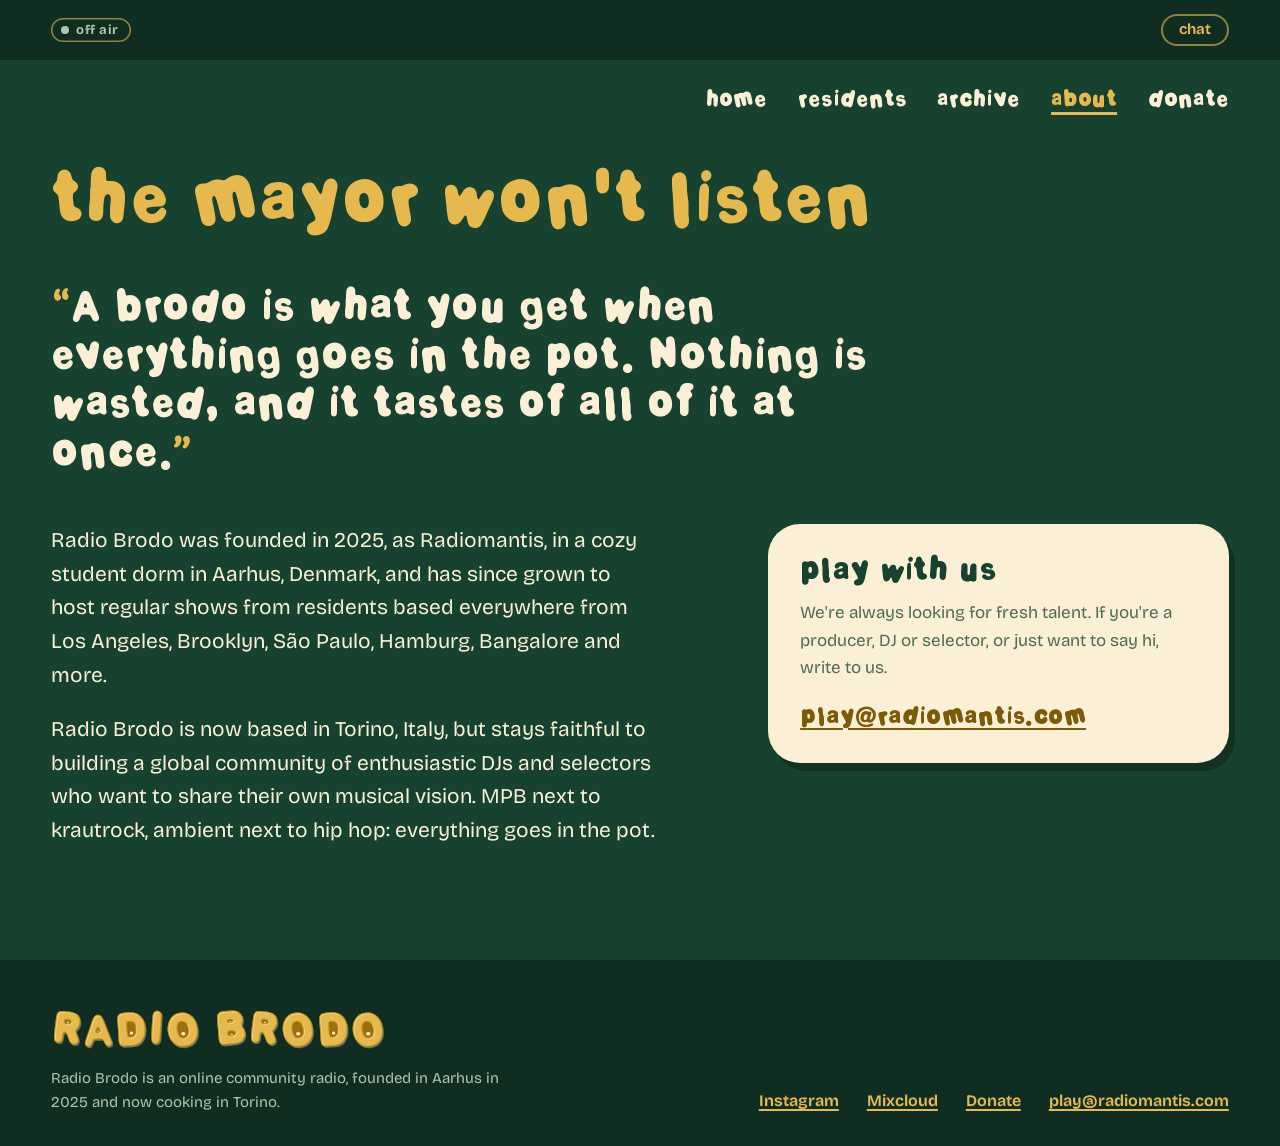
<file: about.html>
<!DOCTYPE html>
<html lang="en" data-page="about">
<head>
    <meta charset="utf-8">
    <meta name="viewport" content="width=device-width, initial-scale=1.0, viewport-fit=cover">
    <title>About - Radio Brodo</title>
    <meta name="description" content="Radio Brodo is an online community radio from Torino, with live shows from resident DJs and selectors around the world.">
    <meta property="og:type" content="website">
    <meta property="og:site_name" content="Radio Brodo">
    <meta property="og:title" content="About - Radio Brodo">
    <meta property="og:description" content="Radio Brodo is an online community radio from Torino, with live shows from resident DJs and selectors around the world.">
    <meta property="og:url" content="https://radiomantis.com/about">
    <meta property="og:image" content="https://radiomantis.com/css/pictures/og-image.jpg">
    <meta property="og:image:width" content="1200">
    <meta property="og:image:height" content="630">
    <meta name="twitter:card" content="summary_large_image">
    <style>
        html, body { background-color: #17422f; }
    </style>
    <link rel="stylesheet" href="css/style.css?v=2026111602">
    <link rel="icon" href="/favicon.ico" sizes="48x48">
    <link rel="icon" type="image/svg+xml" href="css/pictures/favicon.svg">
    <link rel="icon" type="image/png" sizes="32x32" href="css/pictures/favicon-32.png">
    <link rel="apple-touch-icon" href="css/pictures/apple-touch-icon.png">
    <link rel="manifest" href="/manifest.json">
    <link rel="preconnect" href="https://fonts.googleapis.com">
    <link rel="preconnect" href="https://fonts.gstatic.com" crossorigin>
    <link href="https://fonts.googleapis.com/css2?family=Bricolage+Grotesque:opsz,wght@12..96,400..800&family=DM+Mono:wght@400;500&display=swap" rel="stylesheet">
    <link rel="preload" href="css/fonts/Brodino2.woff2" as="font" type="font/woff2" crossorigin>
    <link rel="preload" href="css/fonts/Brodino2-Color.woff2" as="font" type="font/woff2" crossorigin>
    <meta name="theme-color" content="#0f2e21">
    <meta name="apple-mobile-web-app-capable" content="yes">
    <meta name="apple-mobile-web-app-status-bar-style" content="black-translucent">
</head>
<body>
    <a class="skip-link" href="#app-frame">skip to content</a>

    <!-- On-air strip: lives outside #app-frame so the player keeps going across pages -->
    <div class="onair" id="onair" data-state="offline">
        <div class="onair-inner">
            <button id="play-pause-btn" class="icon-button play-disc" type="button" aria-label="Play" data-live-toggle hidden></button>
            <p class="onair-status"><span class="onair-dot" aria-hidden="true"></span><span id="status-label" aria-live="polite">off air</span></p>
            <p id="main-player-text" class="onair-show"></p>
            <button id="chat-toggle" class="onair-chat" type="button" aria-expanded="false" aria-controls="chat-drawer">chat</button>
        </div>
    </div>

    <header class="site-header">
        <button class="menu-toggle" id="menu-toggle" type="button" aria-expanded="false" aria-controls="site-nav" aria-label="Open menu"><span class="menu-lines" aria-hidden="true"></span></button>
        <nav class="site-nav" id="site-nav" aria-label="Main">
            <ul>
                <li><a href="/" class="nav-link">home</a></li>
                <li><a href="/residents" class="nav-link">residents</a></li>
                <li><a href="/past-shows" class="nav-link">archive</a></li>
                <li><a href="/about" class="nav-link" aria-current="page">about</a></li>
                <li><a href="https://buymeacoffee.com/radiomantis" class="nav-link nav-link--donate" target="_blank" rel="noopener">donate</a></li>
            </ul>
        </nav>
    </header>

    <div id="app-frame" tabindex="-1">
        <main class="page page-about" data-page="about">
            <header class="page-head">
                <h1 class="page-title">the mayor won't listen</h1>
            </header>
            <div class="about">
                <blockquote class="about-quote">
                    <p>A brodo is what you get when everything goes in the pot. Nothing is wasted, and it tastes of all of it at once.</p>
                </blockquote>
                <div class="about-body">
                    <p>Radio Brodo was founded in 2025, as Radiomantis, in a cozy student dorm in Aarhus, Denmark, and has since grown to host regular shows from residents based everywhere from Los Angeles, Brooklyn, São Paulo, Hamburg, Bangalore and more.</p>
                    <p>Radio Brodo is now based in Torino, Italy, but stays faithful to building a global community of enthusiastic DJs and selectors who want to share their own musical vision. MPB next to krautrock, ambient next to hip hop: everything goes in the pot.</p>
                </div>
                <aside class="about-contact" id="play">
                    <h2 class="section-title">play with us</h2>
                    <p>We're always looking for fresh talent. If you're a producer, DJ or selector, or just want to say hi, write to us.</p>
                    <a class="contact-email" href="mailto:play@radiomantis.com">play@radiomantis.com</a>
                </aside>
            </div>
        </main>
    </div>

    <footer class="site-footer">
        <div class="footer-inner">
            <div class="footer-brand">
                <p class="footer-wordmark" aria-hidden="true">RADIO BRODO</p>
                <p class="footer-about">Radio Brodo is an online community radio, founded in Aarhus in 2025 and now cooking in Torino.</p>
            </div>
            <ul class="footer-links">
                <li><a href="https://www.instagram.com/radiomantis808" target="_blank" rel="noopener">Instagram</a></li>
                <li><a href="https://www.mixcloud.com/radiomantis/" target="_blank" rel="noopener">Mixcloud</a></li>
                <li><a href="https://buymeacoffee.com/radiomantis" target="_blank" rel="noopener">Donate</a></li>
                <li><a href="mailto:play@radiomantis.com">play@radiomantis.com</a></li>
            </ul>
        </div>
    </footer>

    <!-- Live chat -->
    <aside id="chat-drawer" aria-hidden="true" aria-label="Live chat">
        <div id="chat-header">
            <span id="chat-title">chat</span>
            <button id="chat-close" type="button" aria-label="Close chat">&times;</button>
        </div>
        <div id="chat-status">connecting&hellip;</div>
        <div id="chat-log" role="log" aria-live="polite"></div>
        <form id="chat-form" autocomplete="off">
            <input id="chat-input" type="text" maxlength="500" placeholder="say something&hellip;" aria-label="Message">
        </form>
        <div id="chat-nick-gate">
            <form id="chat-nick-form" autocomplete="off">
                <label for="chat-nick-input">pick a name to chat</label>
                <input id="chat-nick-input" type="text" maxlength="24" placeholder="your name">
                <button type="submit">join</button>
            </form>
        </div>
    </aside>

    <!-- Show player: Mixcloud's classic widget, docked; outside #app-frame so it keeps playing -->
    <div id="mc-dock" class="mc-dock" hidden>
        <div class="mc-dock-inner">
            <iframe id="mc-frame" title="Mixcloud player" src="about:blank" allow="autoplay" loading="lazy"></iframe>
            <button id="mc-dock-close" class="mc-dock-close" type="button" aria-label="Close player">&times;</button>
        </div>
        <span id="mc-dock-label" class="visually-hidden" aria-live="polite"></span>
    </div>

    <audio id="radio-stream" src="https://radiomantis.com/listen/radiomantis/radio.mp3" preload="none"></audio>
    <script src="javascript/script.js?v=2026111602"></script>
</body>
</html>
</file>
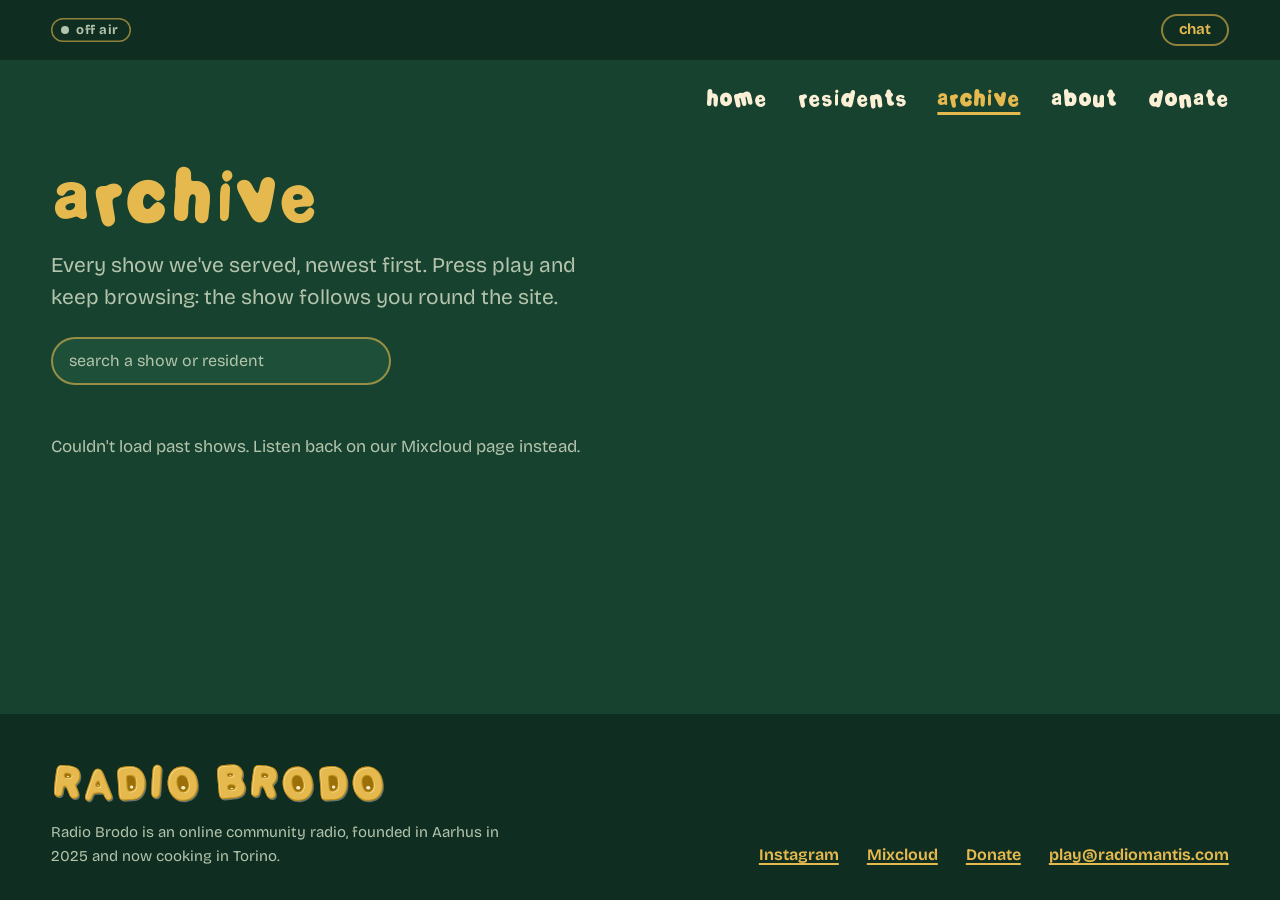
<file: past-shows.html>
<!DOCTYPE html>
<html lang="en" data-page="past-shows">
<head>
    <meta charset="utf-8">
    <meta name="viewport" content="width=device-width, initial-scale=1.0, viewport-fit=cover">
    <title>Archive - Radio Brodo</title>
    <meta name="description" content="Radio Brodo is an online community radio from Torino, with live shows from resident DJs and selectors around the world.">
    <meta property="og:type" content="website">
    <meta property="og:site_name" content="Radio Brodo">
    <meta property="og:title" content="Archive - Radio Brodo">
    <meta property="og:description" content="Radio Brodo is an online community radio from Torino, with live shows from resident DJs and selectors around the world.">
    <meta property="og:url" content="https://radiomantis.com/past-shows">
    <meta property="og:image" content="https://radiomantis.com/css/pictures/og-image.jpg">
    <meta property="og:image:width" content="1200">
    <meta property="og:image:height" content="630">
    <meta name="twitter:card" content="summary_large_image">
    <style>
        html, body { background-color: #17422f; }
    </style>
    <link rel="stylesheet" href="css/style.css?v=2026111602">
    <link rel="icon" href="/favicon.ico" sizes="48x48">
    <link rel="icon" type="image/svg+xml" href="css/pictures/favicon.svg">
    <link rel="icon" type="image/png" sizes="32x32" href="css/pictures/favicon-32.png">
    <link rel="apple-touch-icon" href="css/pictures/apple-touch-icon.png">
    <link rel="manifest" href="/manifest.json">
    <link rel="preconnect" href="https://fonts.googleapis.com">
    <link rel="preconnect" href="https://fonts.gstatic.com" crossorigin>
    <link href="https://fonts.googleapis.com/css2?family=Bricolage+Grotesque:opsz,wght@12..96,400..800&family=DM+Mono:wght@400;500&display=swap" rel="stylesheet">
    <link rel="preload" href="css/fonts/Brodino2.woff2" as="font" type="font/woff2" crossorigin>
    <link rel="preload" href="css/fonts/Brodino2-Color.woff2" as="font" type="font/woff2" crossorigin>
    <meta name="theme-color" content="#0f2e21">
    <meta name="apple-mobile-web-app-capable" content="yes">
    <meta name="apple-mobile-web-app-status-bar-style" content="black-translucent">
</head>
<body>
    <a class="skip-link" href="#app-frame">skip to content</a>

    <!-- On-air strip: lives outside #app-frame so the player keeps going across pages -->
    <div class="onair" id="onair" data-state="offline">
        <div class="onair-inner">
            <button id="play-pause-btn" class="icon-button play-disc" type="button" aria-label="Play" data-live-toggle hidden></button>
            <p class="onair-status"><span class="onair-dot" aria-hidden="true"></span><span id="status-label" aria-live="polite">off air</span></p>
            <p id="main-player-text" class="onair-show"></p>
            <button id="chat-toggle" class="onair-chat" type="button" aria-expanded="false" aria-controls="chat-drawer">chat</button>
        </div>
    </div>

    <header class="site-header">
        <button class="menu-toggle" id="menu-toggle" type="button" aria-expanded="false" aria-controls="site-nav" aria-label="Open menu"><span class="menu-lines" aria-hidden="true"></span></button>
        <nav class="site-nav" id="site-nav" aria-label="Main">
            <ul>
                <li><a href="/" class="nav-link">home</a></li>
                <li><a href="/residents" class="nav-link">residents</a></li>
                <li><a href="/past-shows" class="nav-link" aria-current="page">archive</a></li>
                <li><a href="/about" class="nav-link">about</a></li>
                <li><a href="https://buymeacoffee.com/radiomantis" class="nav-link nav-link--donate" target="_blank" rel="noopener">donate</a></li>
            </ul>
        </nav>
    </header>

    <div id="app-frame" tabindex="-1">
        <main class="page page-past" data-page="past-shows">
            <header class="page-head">
                <h1 class="page-title">archive</h1>
                <p class="page-intro">Every show we've served, newest first. Press play and keep browsing: the show follows you round the site.</p>
            </header>
            <div class="archive-tools">
                <label class="visually-hidden" for="archive-search">Search shows</label>
                <input id="archive-search" class="archive-search" type="search" placeholder="search a show or resident" autocomplete="off">
                <div id="archive-filters" class="chips" role="group" aria-label="Show one resident's shows"></div>
            </div>
            <div id="past-shows-container" class="shows-grid">
                <p class="past-shows-loading">loading transmissions…</p>
            </div>
        </main>
    </div>

    <footer class="site-footer">
        <div class="footer-inner">
            <div class="footer-brand">
                <p class="footer-wordmark" aria-hidden="true">RADIO BRODO</p>
                <p class="footer-about">Radio Brodo is an online community radio, founded in Aarhus in 2025 and now cooking in Torino.</p>
            </div>
            <ul class="footer-links">
                <li><a href="https://www.instagram.com/radiomantis808" target="_blank" rel="noopener">Instagram</a></li>
                <li><a href="https://www.mixcloud.com/radiomantis/" target="_blank" rel="noopener">Mixcloud</a></li>
                <li><a href="https://buymeacoffee.com/radiomantis" target="_blank" rel="noopener">Donate</a></li>
                <li><a href="mailto:play@radiomantis.com">play@radiomantis.com</a></li>
            </ul>
        </div>
    </footer>

    <!-- Live chat -->
    <aside id="chat-drawer" aria-hidden="true" aria-label="Live chat">
        <div id="chat-header">
            <span id="chat-title">chat</span>
            <button id="chat-close" type="button" aria-label="Close chat">&times;</button>
        </div>
        <div id="chat-status">connecting&hellip;</div>
        <div id="chat-log" role="log" aria-live="polite"></div>
        <form id="chat-form" autocomplete="off">
            <input id="chat-input" type="text" maxlength="500" placeholder="say something&hellip;" aria-label="Message">
        </form>
        <div id="chat-nick-gate">
            <form id="chat-nick-form" autocomplete="off">
                <label for="chat-nick-input">pick a name to chat</label>
                <input id="chat-nick-input" type="text" maxlength="24" placeholder="your name">
                <button type="submit">join</button>
            </form>
        </div>
    </aside>

    <!-- Show player: Mixcloud's classic widget, docked; outside #app-frame so it keeps playing -->
    <div id="mc-dock" class="mc-dock" hidden>
        <div class="mc-dock-inner">
            <iframe id="mc-frame" title="Mixcloud player" src="about:blank" allow="autoplay" loading="lazy"></iframe>
            <button id="mc-dock-close" class="mc-dock-close" type="button" aria-label="Close player">&times;</button>
        </div>
        <span id="mc-dock-label" class="visually-hidden" aria-live="polite"></span>
    </div>

    <audio id="radio-stream" src="https://radiomantis.com/listen/radiomantis/radio.mp3" preload="none"></audio>
    <script src="javascript/script.js?v=2026111602"></script>
</body>
</html>
</file>
<file: css/style.css>
/* ==========================================================
   RADIO BRODO — golden alphabet pasta in a deep green pot
   ========================================================== */

@font-face {
    font-family: "Brodino 2";
    src: url("fonts/Brodino2.woff2") format("woff2");
    font-display: swap;
}
@font-face {
    font-family: "Brodino 2 Color";
    src: url("fonts/Brodino2-Color.woff2") format("woff2");
    font-display: swap;
}
/* The colour font's own palette is a little orange: this matches the logo's gold */
@font-palette-values --gold {
    font-family: "Brodino 2 Color";
    override-colors: 0 #67766d, 1 #9b7009, 2 #c49420, 3 #e6b94e, 4 rgba(176, 128, 16, .75), 5 rgba(252, 222, 152, .85), 6 rgba(255, 243, 214, .95);
}

:root {
    /* Colour: the pot and the pasta */
    --pentola: #17422f;        /* pot green: the page */
    --pentola-deep: #0f2e21;   /* on-air bar, footer, chat header, dock */
    --pentola-light: #1e5039;  /* broth, raised panels, hover */
    --pastina: #e6b94e;        /* pasta gold: headings, links, play (6.2:1 on pentola) */
    --crosta: #c49420;         /* the letters' outline */
    --luce: #fcde98;           /* highlight: hover on gold */
    --panna: #fbf0d6;          /* cream: text on green (10:1), bowl rim, menu card */
    --pomodoro: #c8381f;       /* tomato: live, and nothing else */
    --ink-soft: #b4c4ac;       /* secondary text on green (6.2:1) */
    --card-soft: #4e6a58;      /* secondary text on cream (5.3:1) */
    --fondo-ink: #7d5a07;      /* gold-brown links on cream (5.6:1) */
    --line: rgba(251, 240, 214, 0.18);
    --line-strong: rgba(230, 185, 78, 0.6);
    --drop: 6px 8px 0 rgba(10, 30, 20, 0.45);     /* the letters' shadow: offset, no blur */
    --drop-s: 2px 3px 0 rgba(10, 30, 20, 0.45);

    /* Type */
    --font-display: "Brodino 2", "Bricolage Grotesque", system-ui, sans-serif;
    --font-logo: "Brodino 2 Color", "Brodino 2", system-ui, sans-serif;
    --font-text: "Bricolage Grotesque", system-ui, sans-serif;
    --font-mono: "DM Mono", ui-monospace, monospace;

    --fs-small: 0.875rem;                                   /* 14px */
    --fs-body: 1.0625rem;                                   /* 17px */
    --fs-lead: clamp(1.125rem, 1rem + 0.4vw, 1.3125rem);    /* 18–21px */
    --fs-name: clamp(1.25rem, 1.1rem + 0.4vw, 1.5rem);      /* 20–24px: show & resident names */
    --fs-h2: clamp(1.75rem, 1.4rem + 1.4vw, 2.5rem);        /* 28–40px */
    --fs-title: clamp(2.75rem, 2rem + 3vw, 4.5rem);         /* 44–72px */
    --fs-wordmark: clamp(4.5rem, 2rem + 7.5vw, 9.5rem);     /* 72–152px */

    /* Space */
    --gutter: clamp(20px, 4vw, 56px);
    --max: 1280px;
    --s1: 4px; --s2: 8px; --s3: 12px; --s4: 16px; --s5: 24px; --s6: 32px; --s7: 48px; --s8: 72px; --s9: 112px;

    --onair-h: 60px;
}

/* ---------- base ---------- */

*, *::before, *::after { box-sizing: border-box; }

html {
    scroll-behavior: smooth;
    scroll-padding-top: calc(var(--onair-h) + 16px);
    -webkit-text-size-adjust: 100%;
}

body {
    margin: 0;
    min-height: 100vh;
    display: flex;
    flex-direction: column;
    background-color: var(--pentola);
    color: var(--panna);
    font-family: var(--font-text);
    font-size: var(--fs-body);
    line-height: 1.6;
    overflow-x: hidden;
}

h1, h2, h3, p, ol, ul, dl, dd, figure, blockquote { margin: 0; }
ol, ul { padding: 0; list-style: none; }
img { display: block; max-width: 100%; height: auto; }
button, input { font: inherit; color: inherit; }

a { color: var(--pastina); text-underline-offset: 0.18em; text-decoration-thickness: 1.5px; }
a:hover { color: var(--luce); }

:focus-visible {
    outline: 3px solid var(--pastina);
    outline-offset: 3px;
}
#app-frame:focus,
.page-title:focus,
.wordmark:focus { outline: none; }

.skip-link {
    position: absolute;
    left: var(--gutter);
    top: -100px;
    z-index: 100;
    padding: var(--s2) var(--s4);
    background: var(--pastina);
    color: var(--pentola);
    font-weight: 650;
}
.skip-link:focus { top: var(--s2); }

.visually-hidden {
    position: absolute !important;
    width: 1px; height: 1px;
    overflow: hidden;
    clip: rect(0 0 0 0);
    white-space: nowrap;
}

/* ---------- buttons, pills, play disc ---------- */

.btn {
    display: inline-flex;
    align-items: center;
    gap: var(--s2);
    padding: 11px 24px;
    border: 0;
    border-radius: 999px;
    background: var(--pastina);
    color: var(--pentola);
    box-shadow: var(--drop-s);
    font-family: var(--font-text);
    font-size: 1rem;
    font-weight: 650;
    line-height: 1.2;
    text-decoration: none;
    white-space: nowrap;
    cursor: pointer;
    transition: transform .12s ease, box-shadow .12s ease, background-color .12s ease;
}
.btn:hover { background: var(--luce); color: var(--pentola); }
.btn:active { transform: translate(2px, 3px); box-shadow: none; }   /* pushed into the broth */
.btn[hidden] { display: none; }

.btn--line {
    background: transparent;
    color: var(--pastina);
    box-shadow: inset 0 0 0 2px var(--line-strong);
}
.btn--line:hover { background: var(--pentola-light); color: var(--pastina); }
.btn--line:active { transform: none; box-shadow: inset 0 0 0 2px var(--line-strong); }

.pill {
    display: inline-flex;
    align-items: center;
    gap: 7px;
    padding: 4px 12px 4px 10px;
    border-radius: 999px;
    font-size: 0.8125rem;
    font-weight: 700;
    letter-spacing: 0.04em;
    line-height: 1.3;
    white-space: nowrap;
}
.pill-dot { width: 8px; height: 8px; border-radius: 50%; background: currentColor; flex: none; }
.pill--live { background: var(--pomodoro); color: var(--panna); }
.pill--live .pill-dot { animation: simmer 1.4s ease-in-out infinite; }
.pill--off { box-shadow: inset 0 0 0 1.5px var(--line-strong); color: var(--ink-soft); }
@keyframes simmer { 50% { transform: scale(.55); opacity: .5; } }

/* A gold disc with a rounded green triangle (play) or two bars (pause) */
.play-disc {
    position: relative;
    flex: none;
    width: 48px;
    height: 48px;
    padding: 0;
    border: 0;
    border-radius: 50%;
    background: var(--pastina);
    box-shadow: inset 0 0 0 2px var(--crosta), var(--drop-s);
    cursor: pointer;
    transition: transform .12s ease, box-shadow .12s ease, background-color .12s ease;
}
.play-disc::before {
    content: "";
    position: absolute;
    left: 50%;
    top: 50%;
    width: 38%;
    height: 38%;
    transform: translate(-38%, -50%);
    background: var(--pentola);
    clip-path: polygon(10% 2%, 100% 46%, 100% 54%, 10% 98%, 0 90%, 0 10%);
}
.play-disc.is-playing::before {
    width: 34%;
    height: 38%;
    transform: translate(-50%, -50%);
    clip-path: polygon(0 0, 34% 0, 34% 100%, 0 100%, 0 0, 66% 0, 100% 0, 100% 100%, 66% 100%, 66% 0);
}
.play-disc:hover { background: var(--luce); }
.play-disc:active { transform: translate(2px, 3px); box-shadow: inset 0 0 0 2px var(--crosta); }
.play-disc[hidden] { display: none; }

/* ---------- on-air bar ---------- */

.onair {
    position: sticky;
    top: 0;
    z-index: 20;
    background: var(--pentola-deep);
    color: var(--panna);
    padding-top: env(safe-area-inset-top);
}
.onair-inner {
    max-width: var(--max);
    margin: 0 auto;
    min-height: var(--onair-h);
    padding: 0 var(--gutter);
    display: flex;
    align-items: center;
    gap: var(--s4);
}

/* the play button in the bar */
.icon-button { width: 38px; height: 38px; }
.onair-status[hidden] { display: none; }

.onair-status {
    flex: none;
    display: inline-flex;
    align-items: center;
    gap: 7px;
    padding: 4px 12px 4px 10px;
    border-radius: 999px;
    box-shadow: inset 0 0 0 1.5px var(--line-strong);
    color: var(--ink-soft);
    font-size: 0.8125rem;
    font-weight: 700;
    letter-spacing: 0.04em;
    line-height: 1.3;
}
.onair-dot { width: 8px; height: 8px; border-radius: 50%; background: currentColor; }
.onair[data-state="live"] .onair-status { background: var(--pomodoro); color: var(--panna); box-shadow: none; }
.onair[data-state="live"] .onair-dot { animation: simmer 1.4s ease-in-out infinite; }

.onair-show {
    flex: 1 1 auto;
    min-width: 0;
    font-family: var(--font-display);
    font-size: 1.25rem;
    line-height: 1.25;
    color: var(--pastina);
    white-space: nowrap;
    overflow: hidden;
    text-overflow: ellipsis;
}

.onair-chat {
    flex: none;
    border: 0;
    border-radius: 999px;
    background: transparent;
    box-shadow: inset 0 0 0 2px var(--line-strong);
    color: var(--pastina);
    padding: 6px 18px;
    font-family: var(--font-text);
    font-weight: 650;
    font-size: 0.9375rem;
    line-height: 1.3;
    cursor: pointer;
}
.onair-chat:hover,
.onair-chat[aria-expanded="true"] { background: var(--pastina); color: var(--pentola); box-shadow: none; }

/* ---------- header ---------- */

.site-header {
    z-index: 15;
    max-width: var(--max);
    width: 100%;
    margin: 0 auto;
    padding: var(--s5) var(--gutter);
    display: flex;
    align-items: center;
    justify-content: flex-end;
    gap: var(--s5);
}

.site-nav ul {
    display: flex;
    gap: clamp(var(--s4), 2.4vw, var(--s6));
}

.nav-link {
    font-family: var(--font-display);
    font-size: 1.375rem;
    line-height: 1.3;
    color: var(--panna);
    text-decoration: none;
    white-space: nowrap;
}
.nav-link:hover { color: var(--pastina); }
.nav-link[aria-current="page"] {
    color: var(--pastina);
    text-decoration: underline;
    text-decoration-thickness: 3px;
    text-underline-offset: 0.25em;
}

.menu-toggle { display: none; }

/* ---------- page frame ---------- */

#app-frame {
    flex: 1 0 auto;
    width: 100%;
}

.page {
    max-width: var(--max);
    margin: 0 auto;
    padding: var(--s5) var(--gutter) var(--s9);
}

.page-head {
    max-width: 52rem;
    margin-bottom: var(--s7);
}

.page-title {
    font-family: var(--font-display);
    font-weight: 400;
    font-size: var(--fs-title);
    line-height: 1.02;
    color: var(--pastina);
    text-wrap: balance;
}

.page-intro {
    margin-top: var(--s4);
    max-width: 36rem;
    font-size: var(--fs-lead);
    line-height: 1.5;
    color: var(--ink-soft);
}

.section-title {
    font-family: var(--font-display);
    font-weight: 400;
    font-size: var(--fs-h2);
    line-height: 1.1;
    color: var(--pastina);
}

.section-head {
    display: flex;
    flex-wrap: wrap;
    align-items: center;
    justify-content: space-between;
    gap: var(--s4) var(--s5);
    margin-bottom: var(--s6);
}
.section-intro {
    margin: calc(var(--s6) * -1 + var(--s2)) 0 var(--s6);
    font-size: 1.1875rem;
    color: var(--ink-soft);
}
.section-count {
    font-family: var(--font-mono);
    font-size: var(--fs-small);
    color: var(--ink-soft);
    vertical-align: 0.4em;
}

.text-link { font-weight: 650; white-space: nowrap; }

/* ---------- home: wordmark + bowl ---------- */

.page-home { padding-top: 0; }

.hero {
    display: grid;
    grid-template-columns: minmax(0, 1.15fr) minmax(0, 1fr);
    gap: var(--s7);
    align-items: center;
    padding: var(--s5) 0 var(--s8);
}
.hero-text { display: flex; flex-direction: column; gap: var(--s5); min-width: 0; }

.wordmark {
    font-family: var(--font-logo);
    font-palette: --gold;
    font-weight: 400;
    font-size: var(--fs-wordmark);
    line-height: 0.98;
    letter-spacing: 0.01em;
    color: var(--pastina);
}
.hero-tag {
    font-family: var(--font-display);
    text-wrap: balance;
    font-size: clamp(1.75rem, 1.2rem + 1.6vw, 2.6rem);
    line-height: 1.1;
}
.hero-lede {
    max-width: 34em;
    font-size: var(--fs-lead);
    line-height: 1.5;
    color: var(--ink-soft);
}
.hero-actions { display: flex; flex-wrap: wrap; gap: 14px; margin-top: var(--s1); }
.hero-actions .btn { padding: 12px 26px; font-size: 1.0625rem; }

.hero-bowl { display: flex; flex-direction: column; align-items: center; gap: 22px; min-width: 0; }

/* The bowl: cream rim, green broth, the show's name floating as pasta */
.bowl {
    position: relative;
    width: min(460px, 100%);
    aspect-ratio: 1;
    border-radius: 50%;
    background: var(--panna);
    box-shadow: inset 0 0 0 3px var(--crosta), var(--drop);
    container-type: inline-size;    /* the letters size to the bowl */
}
.bowl-broth {
    position: absolute;
    inset: 9%;
    border-radius: 50%;
    overflow: hidden;
    background: radial-gradient(circle, var(--pentola-light) 0 34%, #1a4934 34.5% 56%, var(--pentola) 56.5% 76%, #133a28 76.5%);
    box-shadow: inset 0 14px 0 rgba(10, 30, 20, 0.35);
}
.letter {
    position: absolute;
    font-family: var(--font-logo);
    font-palette: --gold;
    line-height: 1;
    color: var(--pastina);
    transform: translate(-50%, -50%) rotate(var(--r, 0deg));
}
.bubble { position: absolute; border-radius: 50%; background: rgba(252, 222, 152, .55); }
.bowl.is-live .letter { animation: float 7s ease-in-out infinite alternate; }
.bowl.is-live .bubble { animation: rise 3.2s ease-in infinite; }
@keyframes float { to { transform: translate(calc(-50% + 5px), calc(-50% - 6px)) rotate(calc(var(--r, 0deg) + 9deg)); } }
@keyframes rise { 0% { transform: translateY(0) scale(.4); opacity: 0; } 30% { opacity: 1; } 100% { transform: translateY(-40px) scale(1); opacity: 0; } }
.bowl-play {
    position: absolute;
    left: 50%;
    top: 50%;
    width: 28%;
    height: 28%;
    transform: translate(-50%, -50%);
    box-shadow: inset 0 0 0 3px var(--crosta), 5px 7px 0 rgba(10, 30, 20, .45);
}
.bowl-play:active { transform: translate(calc(-50% + 2px), calc(-50% + 3px)); box-shadow: inset 0 0 0 3px var(--crosta); }

.bowl-caption { display: flex; flex-direction: column; align-items: center; gap: 6px; text-align: center; }
.bowl-show { font-family: var(--font-display); font-size: 1.75rem; line-height: 1.15; color: var(--pastina); }
.bowl-meta { font-family: var(--font-mono); font-size: var(--fs-small); color: var(--ink-soft); }
.bowl-meta:empty { display: none; }

/* ---------- home: this week's menu + what's in the pot ---------- */

.home-split {
    display: grid;
    grid-template-columns: minmax(0, 1.1fr) minmax(0, 1fr);
    gap: var(--s7) 64px;
    align-items: start;
    padding-bottom: var(--s8);
}

.menu-card {
    background: var(--panna);
    color: var(--pentola);
    border-radius: 32px;
    padding: 32px 36px 26px;
    box-shadow: var(--drop);
}
.menu-title {
    font-family: var(--font-display);
    font-weight: 400;
    font-size: 2.25rem;
    line-height: 1.1;
    color: var(--pentola);
}
.menu-sub {
    margin: 4px 0 18px;
    font-family: var(--font-mono);
    font-size: 0.8125rem;
    color: var(--card-soft);
}
.menu-sub[hidden] { display: none; }
.menu-day {
    margin: 14px 0 2px;
    font-family: var(--font-mono);
    font-size: 0.8125rem;
    font-weight: 500;
    color: var(--card-soft);
}
.menu-row { display: flex; align-items: baseline; gap: 10px; padding: 7px 0; }
.menu-row.is-past { opacity: .45; }
.menu-what { font-weight: 650; min-width: 0; }
.menu-dj { font-weight: 400; font-size: 0.9375rem; color: var(--card-soft); }
.menu-lead { flex: 1; min-width: 24px; border-bottom: 2px dotted rgba(23, 66, 47, .35); transform: translateY(-5px); }
.menu-time { font-family: var(--font-mono); font-size: 0.9375rem; font-weight: 500; font-variant-numeric: tabular-nums; white-space: nowrap; }
.menu-row.is-live .menu-time { color: var(--pomodoro); font-weight: 600; }
.menu-next { margin-top: 4px; font-family: var(--font-display); font-size: 1.875rem; line-height: 1.15; color: var(--pentola); }
.menu-empty { padding: 6px 0; color: var(--card-soft); }
.menu-foot {
    margin-top: 16px;
    padding-top: 12px;
    border-top: 1.5px solid rgba(23, 66, 47, .18);
    font-size: 0.8125rem;
    color: var(--card-soft);
}

.pot { display: flex; flex-direction: column; gap: 22px; padding-top: var(--s2); min-width: 0; }
.pot-text { max-width: 32em; font-size: 1.1875rem; line-height: 1.55; }
.pot-facts {
    display: grid;
    grid-template-columns: repeat(3, minmax(0, 1fr));
    gap: var(--s4);
    padding: 18px 0;
    border-top: 1.5px solid var(--line);
    border-bottom: 1.5px solid var(--line);
}
.pot-number { font-family: var(--font-logo); font-palette: --gold; font-size: 3.5rem; line-height: 1; color: var(--pastina); }
.pot-facts dd { margin-top: 4px; font-family: var(--font-mono); font-size: 0.8125rem; color: var(--ink-soft); }
.pot-actions { display: flex; flex-wrap: wrap; gap: 14px; }

/* A band of alphabet soup between sections */
.soup-band {
    height: 150px;
    margin: 0 calc(50% - 50vw) var(--s8);
    background: var(--pentola) url("pictures/alphabet-soup.jpg?v=2") center / 520px repeat;
    opacity: .5;
}

.latest { padding-bottom: var(--s8); }

/* ---------- show cards (home, archive, resident pages) ---------- */

.shows-grid {
    display: grid;
    grid-template-columns: repeat(auto-fill, minmax(220px, 1fr));
    gap: var(--s7) 28px;
}
.shows-grid--latest { grid-template-columns: repeat(4, minmax(0, 1fr)); }

.show-item {
    display: flex;
    flex-direction: column;
    gap: 4px;
    min-width: 0;
}
/* The artwork is the play button */
.show-play {
    position: relative;
    display: block;
    width: 100%;
    padding: 0;
    margin-bottom: var(--s3);
    border: 0;
    border-radius: 18px;
    background: none;
    cursor: pointer;
}
.show-item img {
    width: 100%;
    aspect-ratio: 1 / 1;
    object-fit: cover;
    border-radius: 18px;
    background: var(--pentola-light);
    box-shadow: var(--drop);
}
.show-play::after {
    content: "";
    position: absolute;
    left: 14px;
    bottom: 14px;
    width: 52px;
    height: 52px;
    border-radius: 50%;
    background-color: var(--pastina);
    /* rounded play triangle, drawn as an SVG so it needs no image file */
    background-image: url("data:image/svg+xml,%3Csvg xmlns='http://www.w3.org/2000/svg' viewBox='0 0 24 24'%3E%3Cpath d='M8 5.5 L18.5 12 L8 18.5 Z' fill='%2317422f' stroke='%2317422f' stroke-width='2.5' stroke-linejoin='round'/%3E%3C/svg%3E");
    background-repeat: no-repeat;
    background-position: center;
    background-size: 20px;
    box-shadow: inset 0 0 0 2px var(--crosta), var(--drop-s);
    transition: transform .12s ease, background-color .12s ease;
}
.show-play:hover::after { background-color: var(--luce); }
.show-play:active::after { transform: translate(2px, 3px); }
.show-item.is-playing img { box-shadow: 0 0 0 4px var(--pastina), var(--drop); }
.show-item.is-playing .show-play::after {
    background-image: url("data:image/svg+xml,%3Csvg xmlns='http://www.w3.org/2000/svg' viewBox='0 0 24 24'%3E%3Crect x='5' y='4' width='5' height='16' rx='1.5' fill='%2317422f'/%3E%3Crect x='14' y='4' width='5' height='16' rx='1.5' fill='%2317422f'/%3E%3C/svg%3E");
}
.show-title {
    font-family: var(--font-display);
    font-size: var(--fs-name);
    line-height: 1.15;
    color: var(--pastina);
    overflow-wrap: anywhere;
}
.show-hosts { font-size: 0.9375rem; color: var(--ink-soft); }
.show-date {
    font-family: var(--font-mono);
    font-size: 0.8125rem;
    color: var(--ink-soft);
    font-variant-numeric: tabular-nums;
    text-transform: lowercase;
}

.past-shows-loading,
.shows-grid > p {
    grid-column: 1 / -1;
    color: var(--ink-soft);
}

.past-shows-more {
    display: flex;
    width: fit-content;
    margin: var(--s8) auto 0;
}

/* archive: search and resident filters */
.archive-tools {
    display: flex;
    flex-wrap: wrap;
    align-items: center;
    gap: var(--s3) var(--s5);
    margin: calc(var(--s7) * -1 + var(--s5)) 0 var(--s7);
}
.archive-search {
    flex: 0 1 340px;
    min-width: 0;
    padding: 11px 18px;
    border: 0;
    border-radius: 999px;
    box-shadow: inset 0 0 0 2px var(--line-strong);
    background: var(--pentola-light);
    color: var(--panna);
    font-size: 1rem;
}
.archive-search::placeholder { color: var(--ink-soft); }
.chips { display: flex; flex-wrap: wrap; gap: var(--s2); }
.chip {
    padding: 6px 14px;
    border: 0;
    border-radius: 999px;
    background: transparent;
    box-shadow: inset 0 0 0 1.5px var(--line-strong);
    color: var(--panna);
    font-size: var(--fs-small);
    font-weight: 600;
    line-height: 1.3;
    cursor: pointer;
}
.chip:hover { background: var(--pentola-light); }
.chip[aria-pressed="true"] { background: var(--pastina); color: var(--pentola); box-shadow: none; }

/* ---------- residents ---------- */

/* Home: six faces in bowls */
.people-grid {
    display: grid;
    grid-template-columns: repeat(6, minmax(0, 1fr));
    gap: 40px 28px;
}
.person {
    display: flex;
    flex-direction: column;
    align-items: center;
    gap: 4px;
    text-align: center;
    text-decoration: none;
    color: var(--panna);
}
.person-face,
.resident-face {
    width: 100%;
    aspect-ratio: 1;
    object-fit: cover;
    object-position: 50% 72%;      /* the posters carry text at the top: keep the face */
    border-radius: 50%;
    border: 7px solid var(--panna);
    box-shadow: 0 0 0 2px var(--crosta), 5px 7px 0 rgba(10, 30, 20, .45);
    background: var(--pentola-light);
}
.person-face { max-width: 180px; margin-bottom: var(--s3); }
.person:hover .resident-name,
.resident-card:hover .resident-name { color: var(--luce); }

.resident-name {
    font-family: var(--font-display);
    font-size: 1.375rem;
    line-height: 1.15;
    color: var(--pastina);
}
.resident-place {
    font-family: var(--font-mono);
    font-size: 0.8125rem;
    color: var(--ink-soft);
    text-transform: lowercase;
}

/* Residents page: a card per resident */
.residents-grid {
    display: grid;
    grid-template-columns: repeat(3, minmax(0, 1fr));
    gap: 20px 28px;
}
.resident-card {
    display: flex;
    align-items: center;
    gap: 22px;
    padding: 14px;
    border-radius: 32px;
    color: var(--panna);
    text-decoration: none;
    transition: background-color .15s ease;
}
.resident-card:hover { background: var(--pentola-light); color: var(--panna); }
.resident-card .resident-face { flex: none; width: 128px; border-width: 6px; }
.resident-card-text { display: flex; flex-direction: column; gap: 2px; min-width: 0; }
.resident-card .resident-name { font-size: 1.625rem; }
.resident-card .pill { align-self: flex-start; margin-top: 6px; }
.resident-soon { font-size: 0.9375rem; }

.join-box {
    margin-top: var(--s8);
    display: flex;
    flex-wrap: wrap;
    align-items: center;
    justify-content: space-between;
    gap: var(--s5);
    padding: 28px 32px;
    border-radius: 32px;
    box-shadow: inset 0 0 0 2px var(--line-strong);
}
.join-title { font-family: var(--font-display); font-weight: 400; font-size: 1.875rem; line-height: 1.15; color: var(--pastina); }
.join-box p { margin-top: 4px; color: var(--ink-soft); }

/* ---------- one resident ---------- */

.resident-head {
    display: grid;
    grid-template-columns: minmax(0, 440px) minmax(0, 1fr);
    gap: 64px;
    align-items: start;
    margin-bottom: var(--s9);
}
.resident-photo {
    /* Shown at its own shape, never cropped */
    width: 100%;
    height: auto;
    border-radius: 18px;
    box-shadow: var(--drop);
}
.resident-head-text { padding-top: var(--s2); min-width: 0; }
.resident-head .page-title { font-size: clamp(3rem, 2rem + 4vw, 5.5rem); line-height: 1; }
.resident-info { margin-top: var(--s4); max-width: 36rem; display: flex; flex-direction: column; gap: var(--s4); }
.resident-city { font-family: var(--font-mono); font-size: 0.9375rem; color: var(--ink-soft); text-transform: lowercase; }
.resident-genres { display: flex; flex-wrap: wrap; gap: var(--s2); }
.resident-genres[hidden] { display: none; }
.resident-genres span {
    padding: 3px 12px;
    border-radius: 999px;
    box-shadow: inset 0 0 0 1.5px var(--line-strong);
    font-size: 0.8125rem;
    font-weight: 600;
}
.resident-bio { font-size: var(--fs-lead); line-height: 1.5; }
.resident-next {
    align-self: flex-start;
    display: flex;
    flex-direction: column;
    gap: 2px;
    padding: 16px 22px;
    border-radius: 28px;
    background: var(--panna);
    color: var(--pentola);
    box-shadow: var(--drop);
}
.resident-next[hidden] { display: none; }
.resident-next-label { font-family: var(--font-mono); font-size: 0.8125rem; color: var(--card-soft); }
.resident-next-when { font-family: var(--font-display); font-size: 1.5rem; line-height: 1.15; }
.resident-links { display: flex; flex-wrap: wrap; gap: var(--s3); margin-top: var(--s1); }
.resident-links a {
    display: inline-flex;
    padding: 10px 22px;
    border-radius: 999px;
    box-shadow: inset 0 0 0 2px var(--line-strong);
    font-weight: 650;
    text-decoration: none;
}
.resident-links a:hover { background: var(--pentola-light); }
.resident-shows .section-head { padding-bottom: var(--s4); border-bottom: 1.5px solid var(--line-strong); }

/* ---------- show player dock (Mixcloud's classic widget) ---------- */

.mc-dock {
    position: fixed;
    left: 0;
    right: 0;
    bottom: 0;
    z-index: 25;
    background: var(--pentola-deep);
    box-shadow: 0 -2px 0 var(--pastina);
    padding-bottom: env(safe-area-inset-bottom);
}
.mc-dock[hidden] { display: none; }
.mc-dock-inner {
    position: relative;
    max-width: var(--max);
    margin: 0 auto;
    padding: 10px calc(var(--gutter) + 52px) 10px var(--gutter);
}
.mc-dock iframe {
    display: block;
    width: 100%;
    height: 120px;
    border: 0;
    border-radius: 14px;
    background: var(--panna);
}
.mc-dock-close {
    position: absolute;
    top: 50%;
    right: var(--gutter);
    transform: translateY(-50%);
    width: 40px;
    height: 40px;
    border: 0;
    border-radius: 50%;
    background: transparent;
    box-shadow: inset 0 0 0 2px var(--line-strong);
    color: var(--pastina);
    font-size: 1.375rem;
    line-height: 1;
    cursor: pointer;
}
.mc-dock-close:hover { background: var(--pastina); color: var(--pentola); }
/* keep the footer clear of the dock */
html[data-dock] body { padding-bottom: 140px; }

/* ---------- about ---------- */

.about {
    display: grid;
    grid-template-columns: minmax(0, 7fr) minmax(0, 5fr);
    gap: var(--s7) var(--s8);
}
.about-quote {
    grid-column: 1 / -1;
    max-width: 30ch;
    font-family: var(--font-display);
    font-size: clamp(1.75rem, 1.2rem + 1.8vw, 2.75rem);
    line-height: 1.15;
    color: var(--panna);
}
.about-quote p::before { content: "\201C"; color: var(--pastina); }
.about-quote p::after { content: "\201D"; color: var(--pastina); }
.about-body { max-width: 38rem; font-size: var(--fs-lead); line-height: 1.6; }
.about-body p + p { margin-top: 1em; }
.about-contact {
    align-self: start;
    padding: 28px 32px;
    border-radius: 32px;
    background: var(--panna);
    color: var(--pentola);
    box-shadow: var(--drop);
}
.about-contact .section-title { font-size: 2rem; margin-bottom: var(--s3); color: var(--pentola); }
.about-contact p { color: var(--card-soft); margin-bottom: var(--s4); }
.contact-email {
    font-family: var(--font-display);
    font-size: 1.5rem;
    color: var(--fondo-ink);
    word-break: break-word;
}
.contact-email:hover { color: var(--pentola); }

/* ---------- footer ---------- */

.site-footer {
    background: var(--pentola-deep);
    font-size: var(--fs-small);
    color: var(--ink-soft);
}
.footer-inner {
    max-width: var(--max);
    margin: 0 auto;
    padding: var(--s7) var(--gutter) calc(var(--s6) + env(safe-area-inset-bottom));
    display: flex;
    flex-wrap: wrap;
    justify-content: space-between;
    align-items: flex-end;
    gap: var(--s6) var(--s7);
}
.footer-brand { display: flex; flex-direction: column; gap: 14px; max-width: 30rem; }
.footer-wordmark { font-family: var(--font-logo); font-palette: --gold; font-size: 2.75rem; line-height: 1; color: var(--pastina); }
.footer-about { font-size: 0.9375rem; }
.footer-links { display: flex; flex-wrap: wrap; gap: var(--s2) 28px; }
.footer-links a { font-size: 1rem; font-weight: 650; }

/* ---------- chat drawer ---------- */

#chat-drawer {
    position: fixed;
    top: 0;
    right: 0;
    height: 100vh;
    height: 100dvh;
    width: min(380px, 100vw);
    z-index: 30;
    transform: translateX(100%);
    transition: transform 0.25s ease-in-out;
    display: flex;
    flex-direction: column;
    background-color: var(--pentola-light);
    box-shadow: -2px 0 0 var(--pastina);
    font-family: var(--font-text);
    visibility: hidden;
}
#chat-drawer.open {
    transform: translateX(0);
    visibility: visible;
}

#chat-header {
    display: flex;
    align-items: center;
    justify-content: space-between;
    min-height: var(--onair-h);
    padding: env(safe-area-inset-top) var(--s5) 0;
    background: var(--pentola-deep);
    color: var(--pastina);
    font-family: var(--font-display);
}
#chat-title { font-size: 1.375rem; }
#chat-close {
    background: none;
    border: none;
    color: var(--pastina);
    font-size: 1.75rem;
    line-height: 1;
    cursor: pointer;
    padding: 0 4px;
}

#chat-status {
    padding: var(--s2) var(--s5);
    font-size: var(--fs-small);
    color: var(--ink-soft);
    text-align: center;
}
#chat-status.is-hidden { display: none; }

#chat-log {
    flex: 1 1 auto;
    overflow-y: auto;
    overflow-x: hidden;
    padding: var(--s4) var(--s5);
    display: flex;
    flex-direction: column;
    gap: var(--s2);
    font-size: 0.9375rem;
    line-height: 1.45;
}
.chat-msg { overflow-wrap: anywhere; }
.chat-msg-time {
    color: var(--ink-soft);
    font-family: var(--font-mono);
    font-size: 0.75rem;
    margin-right: 0.5em;
    font-variant-numeric: tabular-nums;
}
.chat-msg-nick { color: var(--pastina); font-weight: 700; margin-right: 0.4em; }
.chat-msg-nick--me { color: var(--panna); text-decoration: underline; text-underline-offset: 0.2em; }
.chat-msg--system {
    color: var(--ink-soft);
    font-style: italic;
    font-size: var(--fs-small);
    text-align: center;
}

#chat-form,
#chat-nick-gate {
    padding: var(--s4) var(--s5) calc(var(--s4) + env(safe-area-inset-bottom));
    border-top: 1px solid var(--line);
}
#chat-input,
#chat-nick-input {
    width: 100%;
    padding: 10px 16px;
    border: 0;
    border-radius: 999px;
    box-shadow: inset 0 0 0 2px var(--line-strong);
    font-family: var(--font-text);
    font-size: 1rem;
    color: var(--panna);
    background: var(--pentola);
}
#chat-input::placeholder,
#chat-nick-input::placeholder { color: var(--ink-soft); }
#chat-input:focus,
#chat-nick-input:focus {
    outline: 3px solid var(--pastina);
    outline-offset: 1px;
}
#chat-nick-gate label {
    display: block;
    margin-bottom: var(--s2);
    font-family: var(--font-display);
    font-size: 1.25rem;
    color: var(--pastina);
}
#chat-nick-gate button {
    margin-top: var(--s3);
    width: 100%;
    padding: 11px;
    border: none;
    border-radius: 999px;
    background-color: var(--pastina);
    color: var(--pentola);
    font-family: var(--font-text);
    font-weight: 650;
    font-size: 1rem;
    box-shadow: var(--drop-s);
    cursor: pointer;
}
#chat-nick-gate button:hover { background-color: var(--luce); }
.chat-hint {
    margin-top: var(--s3);
    font-size: 0.8125rem;
    color: var(--ink-soft);
    text-align: center;
}

#chat-nick-gate { display: none; }
#chat-drawer.needs-nick #chat-form { display: none; }
#chat-drawer.needs-nick #chat-nick-gate { display: block; }

/* ---------- tablet ---------- */

@media (max-width: 1080px) {
    .shows-grid--latest { grid-template-columns: repeat(2, minmax(0, 1fr)); }
    .people-grid { grid-template-columns: repeat(3, minmax(0, 1fr)); }
    .residents-grid { grid-template-columns: repeat(2, minmax(0, 1fr)); }
    .home-split { grid-template-columns: 1fr; }
    .hero { gap: var(--s6); }
}

/* ---------- mobile ---------- */

@media (max-width: 820px) {
    :root { --onair-h: 52px; }

    .onair-inner { gap: var(--s3); }
    .icon-button { width: 34px; height: 34px; }
    .onair-show { font-size: 1.0625rem; }
    .onair-chat { padding: 5px 14px; font-size: 0.875rem; }
    .onair-status { padding: 3px 10px 3px 8px; font-size: 0.75rem; }

    .site-header { padding-top: var(--s3); padding-bottom: var(--s3); }

    /* Three gold lines; they turn into an X while the menu is open */
    .menu-toggle {
        display: inline-flex;
        align-items: center;
        justify-content: center;
        width: 48px;
        height: 48px;
        padding: 0;
        margin-right: -11px;
        border: 0;
        background: transparent;
        cursor: pointer;
    }
    .menu-lines,
    .menu-lines::before,
    .menu-lines::after {
        display: block;
        width: 28px;
        height: 3.5px;
        border-radius: 2px;
        background: var(--pastina);
        transition: transform 0.2s ease, opacity 0.2s ease, background-color 0.2s ease;
    }
    .menu-lines { position: relative; }
    .menu-lines::before,
    .menu-lines::after {
        content: "";
        position: absolute;
        left: 0;
    }
    .menu-lines::before { top: -9px; }
    .menu-lines::after  { top: 9px; }
    .menu-toggle[aria-expanded="true"] .menu-lines { background: transparent; }
    .menu-toggle[aria-expanded="true"] .menu-lines::before { transform: translateY(9px) rotate(45deg); }
    .menu-toggle[aria-expanded="true"] .menu-lines::after  { transform: translateY(-9px) rotate(-45deg); }

    /* Open menu: the pot seen through steam, from under the bar to the bottom of the screen */
    .site-nav {
        display: none;
        position: fixed;
        left: 0;
        right: 0;
        top: calc(var(--onair-h) + env(safe-area-inset-top));
        bottom: 0;
        z-index: 15;
        overflow-y: auto;
        padding: 76px var(--gutter) calc(var(--s6) + env(safe-area-inset-bottom));
        background: rgba(15, 46, 33, 0.72);
        -webkit-backdrop-filter: blur(22px) saturate(1.2);
                backdrop-filter: blur(22px) saturate(1.2);
    }
    .site-nav.is-open { display: block; }
    @supports not ((backdrop-filter: blur(1px)) or (-webkit-backdrop-filter: blur(1px))) {
        .site-nav { background: rgba(15, 46, 33, 0.97); }
    }
    .menu-toggle { position: relative; z-index: 16; }
    .site-header { position: relative; }
    .site-nav ul { flex-direction: column; align-items: flex-end; gap: 0; }
    .nav-link { display: block; font-size: 2.25rem; padding: var(--s2) 0; }

    .page { padding-top: var(--s4); padding-bottom: var(--s8); }
    .page-head { margin-bottom: var(--s6); }

    .hero { grid-template-columns: 1fr; padding: 0 0 var(--s7); }
    .wordmark { font-size: clamp(4rem, 21vw, 6rem); }
    .hero-tag { font-size: 1.625rem; }
    .hero-bowl { display: none; }          /* on phones the bar's play button is enough */
    .hero-actions .btn { flex: 1 1 auto; justify-content: center; }

    .menu-card { padding: 24px 22px 20px; border-radius: 28px; }
    .menu-title { font-size: 1.875rem; }
    .menu-dj { display: block; }
    .menu-row { align-items: flex-end; }
    .menu-lead { transform: translateY(-6px); }
    .pot-number { font-size: 2.75rem; }

    .soup-band { height: 110px; background-size: 380px; margin-bottom: var(--s7); }

    .section-head { margin-bottom: var(--s5); }
    .section-head .btn--line { padding: 8px 18px; font-size: 0.9375rem; }
    .section-intro { margin-top: calc(var(--s5) * -1 + var(--s2)); margin-bottom: var(--s5); }

    .shows-grid,
    .shows-grid--latest { grid-template-columns: repeat(2, minmax(0, 1fr)); gap: var(--s6) var(--s4); }
    .show-title { font-size: 1.1875rem; }
    .show-play { margin-bottom: var(--s2); border-radius: 16px; }
    .show-item img { border-radius: 16px; box-shadow: 4px 6px 0 rgba(10, 30, 20, .45); }
    .show-play::after { width: 44px; height: 44px; left: 10px; bottom: 10px; background-size: 17px; }

    .people-grid { grid-template-columns: repeat(2, minmax(0, 1fr)); gap: var(--s6) var(--s4); }
    .person-face { max-width: 140px; border-width: 6px; }
    .resident-name { font-size: 1.1875rem; }

    .residents-grid { grid-template-columns: 1fr; gap: var(--s2); }
    .resident-card { padding: 10px; gap: 16px; }
    .resident-card .resident-face { width: 96px; border-width: 5px; }
    .resident-card .resident-name { font-size: 1.375rem; }
    .join-box { padding: 22px; }

    .resident-head { grid-template-columns: 1fr; gap: var(--s5); margin-bottom: var(--s8); }
    .resident-photo { max-width: 360px; }

    .archive-tools { margin-top: calc(var(--s6) * -1 + var(--s4)); }
    .archive-search { flex-basis: 100%; }

    .mc-dock-inner { padding-right: calc(var(--gutter) + 48px); }

    .about { grid-template-columns: 1fr; }
    .about-contact { padding: 22px; }

    #chat-drawer { box-shadow: none; }
}

@media (prefers-reduced-motion: reduce) {
    html { scroll-behavior: auto; }
    *, *::before, *::after { animation: none !important; transition: none !important; }
}
</file>
